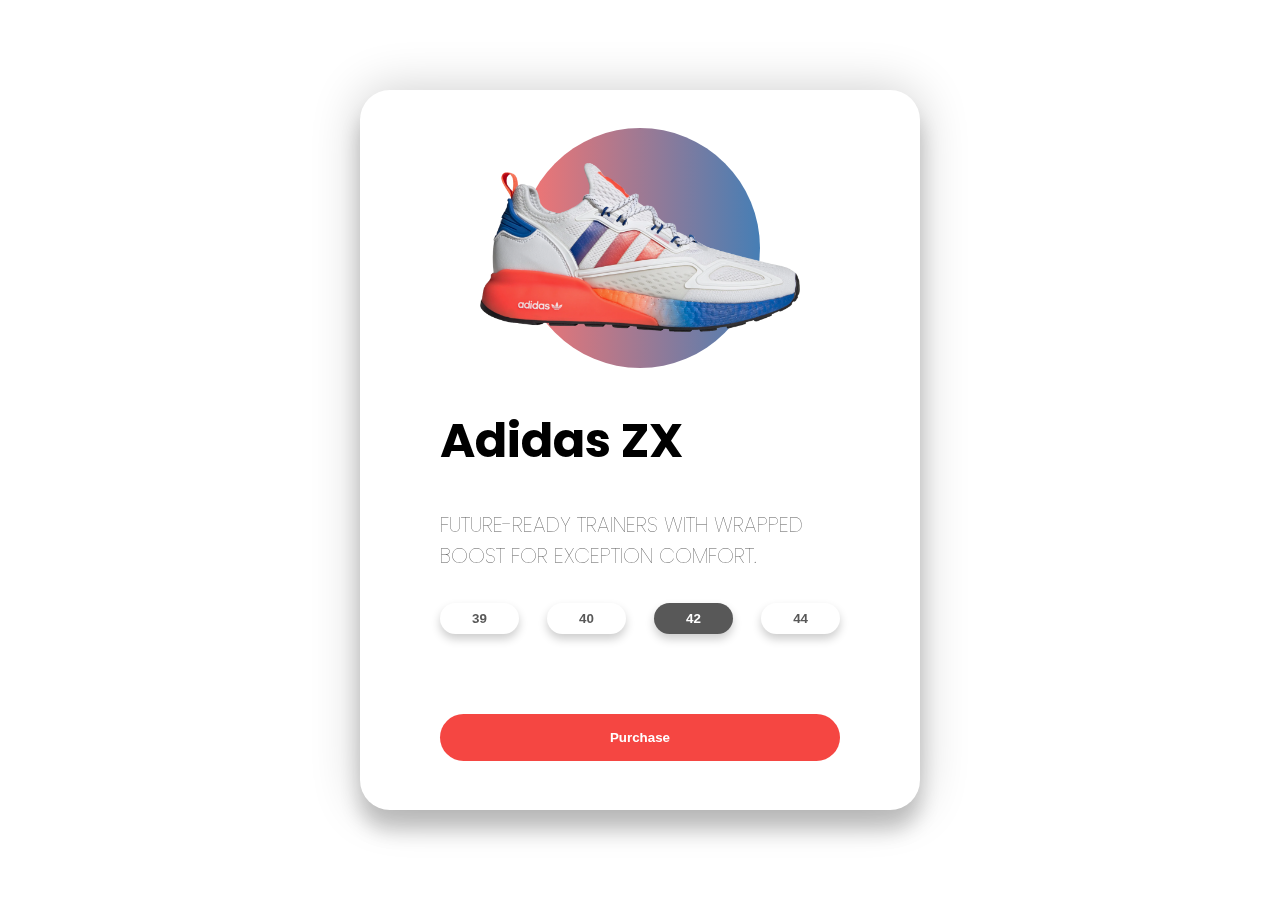
<file: 3D-effect/index.html>
<!DOCTYPE html>
<html lang="en">
<head>
    <meta charset="UTF-8">
    <meta name="viewport" content="width=device-width, initial-scale=1.0">
    <title>3d Card Effect</title>
    <link href="https://fonts.googleapis.com/css2?family=Poppins:wght@400;500&display=swap" rel="stylesheet">
    <link rel="stylesheet" href="./style.css">
</head>
<body>
    <div class="container">
        <div class="card">
            <div class="sneaker">
                <div class="circle"></div>
                <img src="./adidas.png" alt="adidas">
            </div>
            <div class="info">
                <h1 class="title">Adidas ZX</h1>
                <h3>FUTURE-READY TRAINERS WITH WRAPPED BOOST FOR EXCEPTION COMFORT.</h3>
                <div class="sizes">
                    <button>39</button>
                    <button>40</button>
                    <button class="active">42</button>
                    <button>44</button>
                </div>
                <div class="purchase">
                    <button>Purchase</button>
                </div>
            </div>
        </div>
    </div>
    <script src="./app.js"></script>
</body>
</html>
</file>
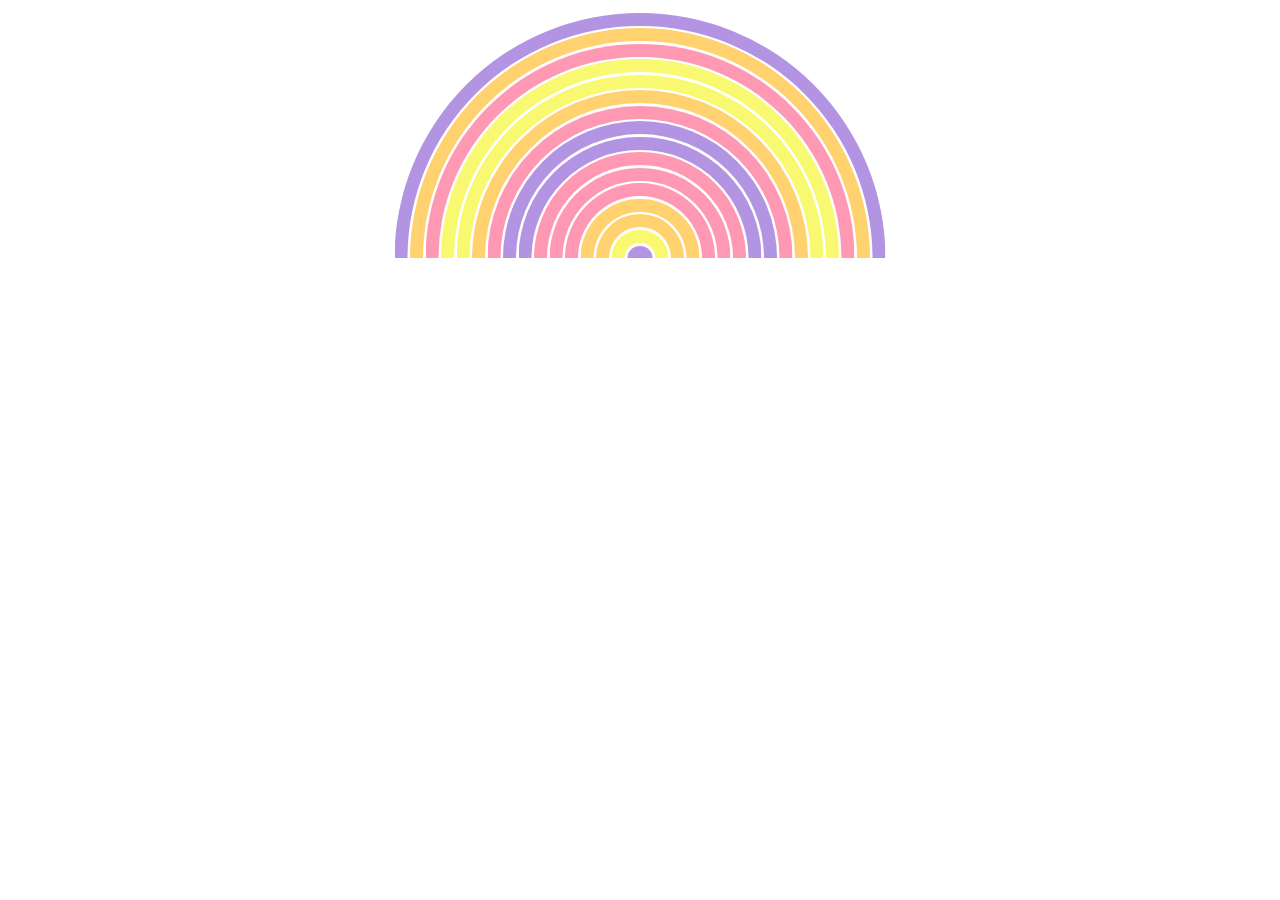
<file: SCSS/index.html>
<!DOCTYPE html>
<html lang="en">
<head>
	<meta charset="UTF-8">
	<meta name="viewport" content="width=device-width, initial-scale=1.0">
	<link rel="stylesheet" href="style.css">
	<title>Document</title>
</head>
<body>
	

<div class="holder">
	<div class="circle"></div>
	<div class="circle"></div>
	<div class="circle"></div>
	<div class="circle"></div>
	<div class="circle"></div>
	<div class="circle"></div>
	<div class="circle"></div>
	<div class="circle"></div>
	<div class="circle"></div>
	<div class="circle"></div>
	<div class="circle"></div>
	<div class="circle"></div>
	<div class="circle"></div>
	<div class="circle"></div>
	<div class="circle"></div>
	<div class="circle"></div>
</div>


</body>
</html>
</file>
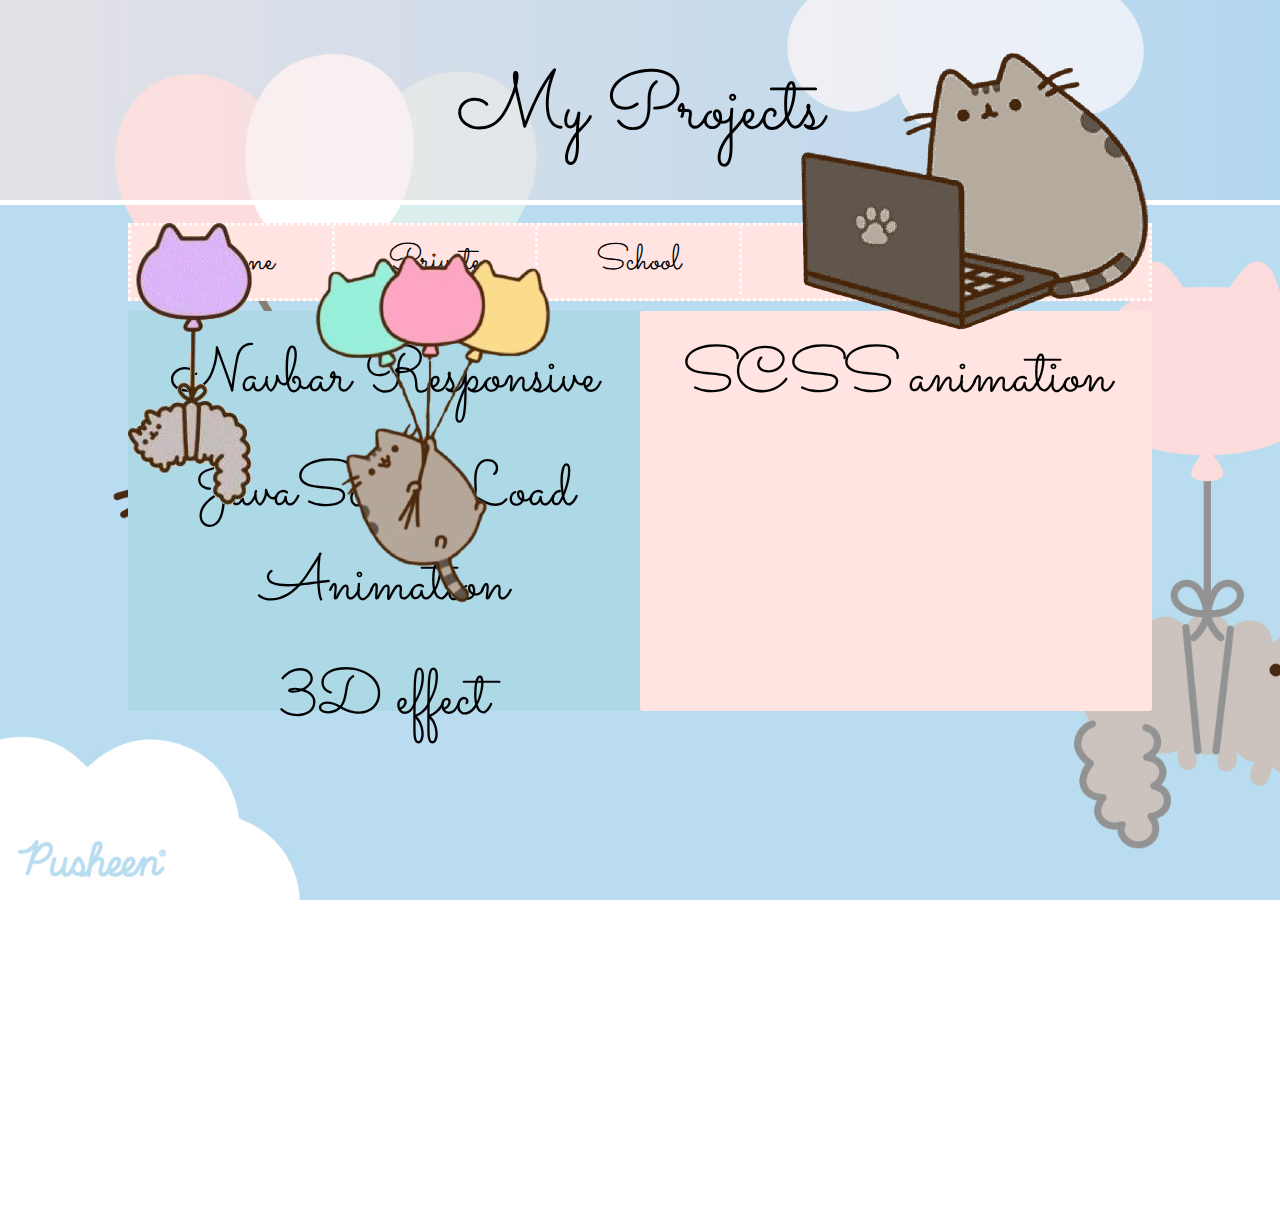
<file: header.html>
<!DOCTYPE html>
<html lang="en">
<head>
	<meta charset="UTF-8">
	<meta name="viewport" content="width=device-width, initial-scale=1.0">
	<link rel="preconnect" href="https://fonts.gstatic.com">
	<link rel="preconnect" href="https://fonts.gstatic.com">
	<link href="https://fonts.googleapis.com/css2?family=Comfortaa:wght@300&display=swap" rel="stylesheet">
	<link href="https://fonts.googleapis.com/css2?family=Sacramento&display=swap" rel="stylesheet"> 
	<link rel="stylesheet" href="style.css">
	<title>My projects</title>
</head>
<body>
	<section id="head">
		<h1>My Projects</h1>
		<img src="pupuPC.png" alt="pupuPC">
		<section id="container">
			<nav>
				<button>Home</button>
				<button>Private</button>
				<button>School</button>
			</nav>
			<img src="pupuballon.png" alt="pupuballon" class="ballon">
			<img src="stormy.png" alt="stormy" class="ballon" id="pouet">
			<div class="mrg">
				<h2><a href="./CSS/test.html">Navbar Responsive</a></h2>
				<h2><a href="./JS Load Animation/index.html">JavaScript Load Animation</a></h2>
				<h2><a href="./3D-effect/index.html">3D effect</a></h2>
			
			</div>
			<div class="mrg">
				<h2><a href="./SCSS/index.html">SCSS animation</a></h2>
			</div>
		</section>
	</section>
	<script src="script.js"></script>
</body>
</html>
</file>
<file: 3D-effect/style.css>
* {
  margin: 0;
  padding: 0;
  box-sizing: border-box;
}

body {
  font-family: "Poppins", sans-serif;
  min-height: 100vh;
  display: flex;
  align-items: center;
  justify-content: center;
  perspective: 1000px;
}
.container {
  width: 50%;
  display: flex;
  justify-content: center;
  align-items: center;
}
.card {
  transform-style: preserve-3d;
  min-height: 80vh;
  width: 35rem;
  border-radius: 30px;
  padding: 0rem 5rem;
  box-shadow: 0 20px 20px rgba(0, 0, 0, 0.2), 0px 0px 50px rgba(0, 0, 0, 0.2);
}

.sneaker {
  min-height: 35vh;
  display: flex;
  align-items: center;
  justify-content: center;
}
.sneaker img {
  width: 20rem;
  z-index: 2;
  transition: all 0.75s ease-out;
}
.circle {
  width: 15rem;
  height: 15rem;
  background: linear-gradient(
    to right,
    rgba(245, 70, 66, 0.75),
    rgba(8, 83, 156, 0.75)
  );
  position: absolute;
  border-radius: 50%;
  z-index: 1;
}

.info h1 {
  font-size: 3rem;
  transition: all 0.75s ease-out;
}
.info h3 {
  font-size: 1.3rem;
  padding: 2rem 0rem;
  color: #585858;
  font-weight: lighter;
  transition: all 0.75s ease-out;
}
.sizes {
  display: flex;
  justify-content: space-between;
  transition: all 0.75s ease-out;
}
.sizes button {
  padding: 0.5rem 2rem;
  background: none;
  border: none;
  box-shadow: 0px 5px 10px rgba(0, 0, 0, 0.2);
  border-radius: 30px;
  cursor: pointer;
  font-weight: bold;
  color: #585858;
}
button.active {
  background: #585858;
  color: white;
}
.purchase {
  margin-top: 5rem;
  transition: all 0.75s ease-out;
}
.purchase button {
  width: 100%;
  padding: 1rem 0rem;
  background: #f54642;
  border: none;
  color: white;
  cursor: pointer;
  border-radius: 30px;
  font-weight: bolder;
}
</file>
<file: SCSS/style.css>
body {
  overflow: hidden;
  background: white;
  display: -webkit-box;
  display: -ms-flexbox;
  display: flex;
  -webkit-box-align: center;
      -ms-flex-align: center;
          align-items: center;
  -webkit-box-pack: center;
      -ms-flex-pack: center;
          justify-content: center;
}

.holder {
  width: 500px;
  height: 250px;
  position: relative;
}

.holder .circle {
  border-radius: 100% 100% 0 0;
  position: absolute;
  bottom: 0;
  left: 50%;
  -webkit-transform: translateX(-50%);
          transform: translateX(-50%);
  -webkit-transform-origin: bottom center;
          transform-origin: bottom center;
}

.holder .circle:nth-child(1) {
  background: #b294e3;
  border-bottom: none;
  border-radius: 25px 25px 0 0;
  width: 25px;
  height: 12.5px;
  z-index: 15;
  -webkit-animation: circle-1 20s infinite ease-in-out;
          animation: circle-1 20s infinite ease-in-out;
}

@-webkit-keyframes circle-1 {
  0% {
    -webkit-transform: translateX(-50%) rotate(0deg);
            transform: translateX(-50%) rotate(0deg);
  }
  100% {
    -webkit-transform: translateX(-50%) rotate(-360deg);
            transform: translateX(-50%) rotate(-360deg);
  }
}

@keyframes circle-1 {
  0% {
    -webkit-transform: translateX(-50%) rotate(0deg);
            transform: translateX(-50%) rotate(0deg);
  }
  100% {
    -webkit-transform: translateX(-50%) rotate(-360deg);
            transform: translateX(-50%) rotate(-360deg);
  }
}

.holder .circle:nth-child(2) {
  border: 13px solid;
  border-color: #f9f871;
  border-bottom: none;
  border-radius: 31px 31px 0 0;
  width: 31px;
  height: 15.5px;
  z-index: 14;
  -webkit-animation: circle-2 20s infinite ease-in-out;
          animation: circle-2 20s infinite ease-in-out;
}

@-webkit-keyframes circle-2 {
  0% {
    -webkit-transform: translateX(-50%) rotate(0deg);
            transform: translateX(-50%) rotate(0deg);
  }
  100% {
    -webkit-transform: translateX(-50%) rotate(-720deg);
            transform: translateX(-50%) rotate(-720deg);
  }
}

@keyframes circle-2 {
  0% {
    -webkit-transform: translateX(-50%) rotate(0deg);
            transform: translateX(-50%) rotate(0deg);
  }
  100% {
    -webkit-transform: translateX(-50%) rotate(-720deg);
            transform: translateX(-50%) rotate(-720deg);
  }
}

.holder .circle:nth-child(3) {
  border: 13px solid;
  border-color: #ffd26f;
  border-bottom: none;
  border-radius: 62px 62px 0 0;
  width: 62px;
  height: 31px;
  z-index: 13;
  -webkit-animation: circle-3 20s infinite ease-in-out;
          animation: circle-3 20s infinite ease-in-out;
}

@-webkit-keyframes circle-3 {
  0% {
    -webkit-transform: translateX(-50%) rotate(0deg);
            transform: translateX(-50%) rotate(0deg);
  }
  100% {
    -webkit-transform: translateX(-50%) rotate(-1080deg);
            transform: translateX(-50%) rotate(-1080deg);
  }
}

@keyframes circle-3 {
  0% {
    -webkit-transform: translateX(-50%) rotate(0deg);
            transform: translateX(-50%) rotate(0deg);
  }
  100% {
    -webkit-transform: translateX(-50%) rotate(-1080deg);
            transform: translateX(-50%) rotate(-1080deg);
  }
}

.holder .circle:nth-child(4) {
  border: 13px solid;
  border-color: #ffd26f;
  border-bottom: none;
  border-radius: 93px 93px 0 0;
  width: 93px;
  height: 46.5px;
  z-index: 12;
  -webkit-animation: circle-4 20s infinite ease-in-out;
          animation: circle-4 20s infinite ease-in-out;
}

@-webkit-keyframes circle-4 {
  0% {
    -webkit-transform: translateX(-50%) rotate(0deg);
            transform: translateX(-50%) rotate(0deg);
  }
  100% {
    -webkit-transform: translateX(-50%) rotate(-1440deg);
            transform: translateX(-50%) rotate(-1440deg);
  }
}

@keyframes circle-4 {
  0% {
    -webkit-transform: translateX(-50%) rotate(0deg);
            transform: translateX(-50%) rotate(0deg);
  }
  100% {
    -webkit-transform: translateX(-50%) rotate(-1440deg);
            transform: translateX(-50%) rotate(-1440deg);
  }
}

.holder .circle:nth-child(5) {
  border: 13px solid;
  border-color: #ff98b2;
  border-bottom: none;
  border-radius: 124px 124px 0 0;
  width: 124px;
  height: 62px;
  z-index: 11;
  -webkit-animation: circle-5 20s infinite ease-in-out;
          animation: circle-5 20s infinite ease-in-out;
}

@-webkit-keyframes circle-5 {
  0% {
    -webkit-transform: translateX(-50%) rotate(0deg);
            transform: translateX(-50%) rotate(0deg);
  }
  100% {
    -webkit-transform: translateX(-50%) rotate(-1800deg);
            transform: translateX(-50%) rotate(-1800deg);
  }
}

@keyframes circle-5 {
  0% {
    -webkit-transform: translateX(-50%) rotate(0deg);
            transform: translateX(-50%) rotate(0deg);
  }
  100% {
    -webkit-transform: translateX(-50%) rotate(-1800deg);
            transform: translateX(-50%) rotate(-1800deg);
  }
}

.holder .circle:nth-child(6) {
  border: 13px solid;
  border-color: #ff98b2;
  border-bottom: none;
  border-radius: 155px 155px 0 0;
  width: 155px;
  height: 77.5px;
  z-index: 10;
  -webkit-animation: circle-6 20s infinite ease-in-out;
          animation: circle-6 20s infinite ease-in-out;
}

@-webkit-keyframes circle-6 {
  0% {
    -webkit-transform: translateX(-50%) rotate(0deg);
            transform: translateX(-50%) rotate(0deg);
  }
  100% {
    -webkit-transform: translateX(-50%) rotate(-2160deg);
            transform: translateX(-50%) rotate(-2160deg);
  }
}

@keyframes circle-6 {
  0% {
    -webkit-transform: translateX(-50%) rotate(0deg);
            transform: translateX(-50%) rotate(0deg);
  }
  100% {
    -webkit-transform: translateX(-50%) rotate(-2160deg);
            transform: translateX(-50%) rotate(-2160deg);
  }
}

.holder .circle:nth-child(7) {
  border: 13px solid;
  border-color: #ff98b2;
  border-bottom: none;
  border-radius: 186px 186px 0 0;
  width: 186px;
  height: 93px;
  z-index: 9;
  -webkit-animation: circle-7 20s infinite ease-in-out;
          animation: circle-7 20s infinite ease-in-out;
}

@-webkit-keyframes circle-7 {
  0% {
    -webkit-transform: translateX(-50%) rotate(0deg);
            transform: translateX(-50%) rotate(0deg);
  }
  100% {
    -webkit-transform: translateX(-50%) rotate(-2520deg);
            transform: translateX(-50%) rotate(-2520deg);
  }
}

@keyframes circle-7 {
  0% {
    -webkit-transform: translateX(-50%) rotate(0deg);
            transform: translateX(-50%) rotate(0deg);
  }
  100% {
    -webkit-transform: translateX(-50%) rotate(-2520deg);
            transform: translateX(-50%) rotate(-2520deg);
  }
}

.holder .circle:nth-child(8) {
  border: 13px solid;
  border-color: #b294e3;
  border-bottom: none;
  border-radius: 217px 217px 0 0;
  width: 217px;
  height: 108.5px;
  z-index: 8;
  -webkit-animation: circle-8 20s infinite ease-in-out;
          animation: circle-8 20s infinite ease-in-out;
}

@-webkit-keyframes circle-8 {
  0% {
    -webkit-transform: translateX(-50%) rotate(0deg);
            transform: translateX(-50%) rotate(0deg);
  }
  100% {
    -webkit-transform: translateX(-50%) rotate(-2880deg);
            transform: translateX(-50%) rotate(-2880deg);
  }
}

@keyframes circle-8 {
  0% {
    -webkit-transform: translateX(-50%) rotate(0deg);
            transform: translateX(-50%) rotate(0deg);
  }
  100% {
    -webkit-transform: translateX(-50%) rotate(-2880deg);
            transform: translateX(-50%) rotate(-2880deg);
  }
}

.holder .circle:nth-child(9) {
  border: 13px solid;
  border-color: #b294e3;
  border-bottom: none;
  border-radius: 248px 248px 0 0;
  width: 248px;
  height: 124px;
  z-index: 7;
  -webkit-animation: circle-9 20s infinite ease-in-out;
          animation: circle-9 20s infinite ease-in-out;
}

@-webkit-keyframes circle-9 {
  0% {
    -webkit-transform: translateX(-50%) rotate(0deg);
            transform: translateX(-50%) rotate(0deg);
  }
  100% {
    -webkit-transform: translateX(-50%) rotate(-3240deg);
            transform: translateX(-50%) rotate(-3240deg);
  }
}

@keyframes circle-9 {
  0% {
    -webkit-transform: translateX(-50%) rotate(0deg);
            transform: translateX(-50%) rotate(0deg);
  }
  100% {
    -webkit-transform: translateX(-50%) rotate(-3240deg);
            transform: translateX(-50%) rotate(-3240deg);
  }
}

.holder .circle:nth-child(10) {
  border: 13px solid;
  border-color: #ff98b2;
  border-bottom: none;
  border-radius: 279px 279px 0 0;
  width: 279px;
  height: 139.5px;
  z-index: 6;
  -webkit-animation: circle-10 20s infinite ease-in-out;
          animation: circle-10 20s infinite ease-in-out;
}

@-webkit-keyframes circle-10 {
  0% {
    -webkit-transform: translateX(-50%) rotate(0deg);
            transform: translateX(-50%) rotate(0deg);
  }
  100% {
    -webkit-transform: translateX(-50%) rotate(-3600deg);
            transform: translateX(-50%) rotate(-3600deg);
  }
}

@keyframes circle-10 {
  0% {
    -webkit-transform: translateX(-50%) rotate(0deg);
            transform: translateX(-50%) rotate(0deg);
  }
  100% {
    -webkit-transform: translateX(-50%) rotate(-3600deg);
            transform: translateX(-50%) rotate(-3600deg);
  }
}

.holder .circle:nth-child(11) {
  border: 13px solid;
  border-color: #ffd26f;
  border-bottom: none;
  border-radius: 310px 310px 0 0;
  width: 310px;
  height: 155px;
  z-index: 5;
  -webkit-animation: circle-11 20s infinite ease-in-out;
          animation: circle-11 20s infinite ease-in-out;
}

@-webkit-keyframes circle-11 {
  0% {
    -webkit-transform: translateX(-50%) rotate(0deg);
            transform: translateX(-50%) rotate(0deg);
  }
  100% {
    -webkit-transform: translateX(-50%) rotate(-3960deg);
            transform: translateX(-50%) rotate(-3960deg);
  }
}

@keyframes circle-11 {
  0% {
    -webkit-transform: translateX(-50%) rotate(0deg);
            transform: translateX(-50%) rotate(0deg);
  }
  100% {
    -webkit-transform: translateX(-50%) rotate(-3960deg);
            transform: translateX(-50%) rotate(-3960deg);
  }
}

.holder .circle:nth-child(12) {
  border: 13px solid;
  border-color: #f9f871;
  border-bottom: none;
  border-radius: 341px 341px 0 0;
  width: 341px;
  height: 170.5px;
  z-index: 4;
  -webkit-animation: circle-12 20s infinite ease-in-out;
          animation: circle-12 20s infinite ease-in-out;
}

@-webkit-keyframes circle-12 {
  0% {
    -webkit-transform: translateX(-50%) rotate(0deg);
            transform: translateX(-50%) rotate(0deg);
  }
  100% {
    -webkit-transform: translateX(-50%) rotate(-4320deg);
            transform: translateX(-50%) rotate(-4320deg);
  }
}

@keyframes circle-12 {
  0% {
    -webkit-transform: translateX(-50%) rotate(0deg);
            transform: translateX(-50%) rotate(0deg);
  }
  100% {
    -webkit-transform: translateX(-50%) rotate(-4320deg);
            transform: translateX(-50%) rotate(-4320deg);
  }
}

.holder .circle:nth-child(13) {
  border: 13px solid;
  border-color: #f9f871;
  border-bottom: none;
  border-radius: 372px 372px 0 0;
  width: 372px;
  height: 186px;
  z-index: 3;
  -webkit-animation: circle-13 20s infinite ease-in-out;
          animation: circle-13 20s infinite ease-in-out;
}

@-webkit-keyframes circle-13 {
  0% {
    -webkit-transform: translateX(-50%) rotate(0deg);
            transform: translateX(-50%) rotate(0deg);
  }
  100% {
    -webkit-transform: translateX(-50%) rotate(-4680deg);
            transform: translateX(-50%) rotate(-4680deg);
  }
}

@keyframes circle-13 {
  0% {
    -webkit-transform: translateX(-50%) rotate(0deg);
            transform: translateX(-50%) rotate(0deg);
  }
  100% {
    -webkit-transform: translateX(-50%) rotate(-4680deg);
            transform: translateX(-50%) rotate(-4680deg);
  }
}

.holder .circle:nth-child(14) {
  border: 13px solid;
  border-color: #ff98b2;
  border-bottom: none;
  border-radius: 403px 403px 0 0;
  width: 403px;
  height: 201.5px;
  z-index: 2;
  -webkit-animation: circle-14 20s infinite ease-in-out;
          animation: circle-14 20s infinite ease-in-out;
}

@-webkit-keyframes circle-14 {
  0% {
    -webkit-transform: translateX(-50%) rotate(0deg);
            transform: translateX(-50%) rotate(0deg);
  }
  100% {
    -webkit-transform: translateX(-50%) rotate(-5040deg);
            transform: translateX(-50%) rotate(-5040deg);
  }
}

@keyframes circle-14 {
  0% {
    -webkit-transform: translateX(-50%) rotate(0deg);
            transform: translateX(-50%) rotate(0deg);
  }
  100% {
    -webkit-transform: translateX(-50%) rotate(-5040deg);
            transform: translateX(-50%) rotate(-5040deg);
  }
}

.holder .circle:nth-child(15) {
  border: 13px solid;
  border-color: #ffd26f;
  border-bottom: none;
  border-radius: 434px 434px 0 0;
  width: 434px;
  height: 217px;
  z-index: 1;
  -webkit-animation: circle-15 20s infinite ease-in-out;
          animation: circle-15 20s infinite ease-in-out;
}

@-webkit-keyframes circle-15 {
  0% {
    -webkit-transform: translateX(-50%) rotate(0deg);
            transform: translateX(-50%) rotate(0deg);
  }
  100% {
    -webkit-transform: translateX(-50%) rotate(-5400deg);
            transform: translateX(-50%) rotate(-5400deg);
  }
}

@keyframes circle-15 {
  0% {
    -webkit-transform: translateX(-50%) rotate(0deg);
            transform: translateX(-50%) rotate(0deg);
  }
  100% {
    -webkit-transform: translateX(-50%) rotate(-5400deg);
            transform: translateX(-50%) rotate(-5400deg);
  }
}

.holder .circle:nth-child(16) {
  border: 13px solid;
  border-color: #b294e3;
  border-bottom: none;
  border-radius: 465px 465px 0 0;
  width: 465px;
  height: 232.5px;
  z-index: 0;
  -webkit-animation: circle-16 20s infinite ease-in-out;
          animation: circle-16 20s infinite ease-in-out;
}

@-webkit-keyframes circle-16 {
  0% {
    -webkit-transform: translateX(-50%) rotate(0deg);
            transform: translateX(-50%) rotate(0deg);
  }
  100% {
    -webkit-transform: translateX(-50%) rotate(-5760deg);
            transform: translateX(-50%) rotate(-5760deg);
  }
}

@keyframes circle-16 {
  0% {
    -webkit-transform: translateX(-50%) rotate(0deg);
            transform: translateX(-50%) rotate(0deg);
  }
  100% {
    -webkit-transform: translateX(-50%) rotate(-5760deg);
            transform: translateX(-50%) rotate(-5760deg);
  }
}
/*# sourceMappingURL=style.css.map */
</file>
<file: style.css>
*::selection {
	background: mistyrose;
	
}
body {
	margin: 0 auto;
	background-image: url(backgorund.jpg);
	/* background-position: center; */
	background-size: cover;
	background-repeat: no-repeat;
	background-attachment: fixed;
	
}
h1 {
	font-family: 'Sacramento', cursive;
	font-size: 80px;
	font-weight: lighter;
}

a {
	text-decoration: none;
	font-family: 'Sacramento', cursive;
	font-weight: lighter;
	font-size: 4rem;
	color:black;

}
#head {
	width: 100%;
	background: rgb(255,228,225);
	background: linear-gradient(90deg, rgba(255,228,225,0.6082633737088585) 0%, rgba(165,201,236,0.28333340172006305) 100%);	height: 200px;
	text-align: center;
	margin: auto; 
	position: absolute;
	top:0;
	border-bottom: white solid 5px;	
}
img:not(.ballon){
	position: absolute;
	top:0;
}
.ballon  {
	position: fixed;
	animation-name: fly;
	animation-duration: 10s;
	animation-timing-function: ease-out;
	animation-iteration-count: 1;
}
#pouet {
	animation-timing-function: ease-in !important;
}
#container {
	width: 80%;
    height: 1000px;
    margin: 0 auto;
    display: flex;
    flex-wrap: wrap;
	align-content: flex-start; 
	background-color: transparent;
	
}
#container > div {
	width: 50%;
    height: 400px;
	box-sizing: border-box;
	margin-top: 10px;
	border-radius: 3px;
}
#container > div:nth-child(odd) {
	background-color: mistyrose;
}
#container > div:nth-child(even) {
	background-color: lightblue;
}
/* .mrg {
	margin-top:2px;
} */
nav {
	height: 72px;
	width: 100%;
	background-color: mistyrose;
	display: flex;
	align-items: flex-start;
	border: dotted white 3px;
}

button {
	height: 100%;
	width: 20%;
	background-color:mistyrose;
	font-family: 'Sacramento', cursive;
	font-size: 36px;
	transition: 0.4s;
	border-radius: 3px;
	border-right: dotted white 3px;
	border-bottom: none;
	border-left: none;
	border-top: none;
}
button:hover {
	background-color: rgba(250, 230, 215, 0.7);
}
@keyframes fly {
	0% {
		top:1000px;
		filter: opacity(1);
		
	}
	100% {
		top: -380px;
		filter: opacity(1);
	}
}
</file>
